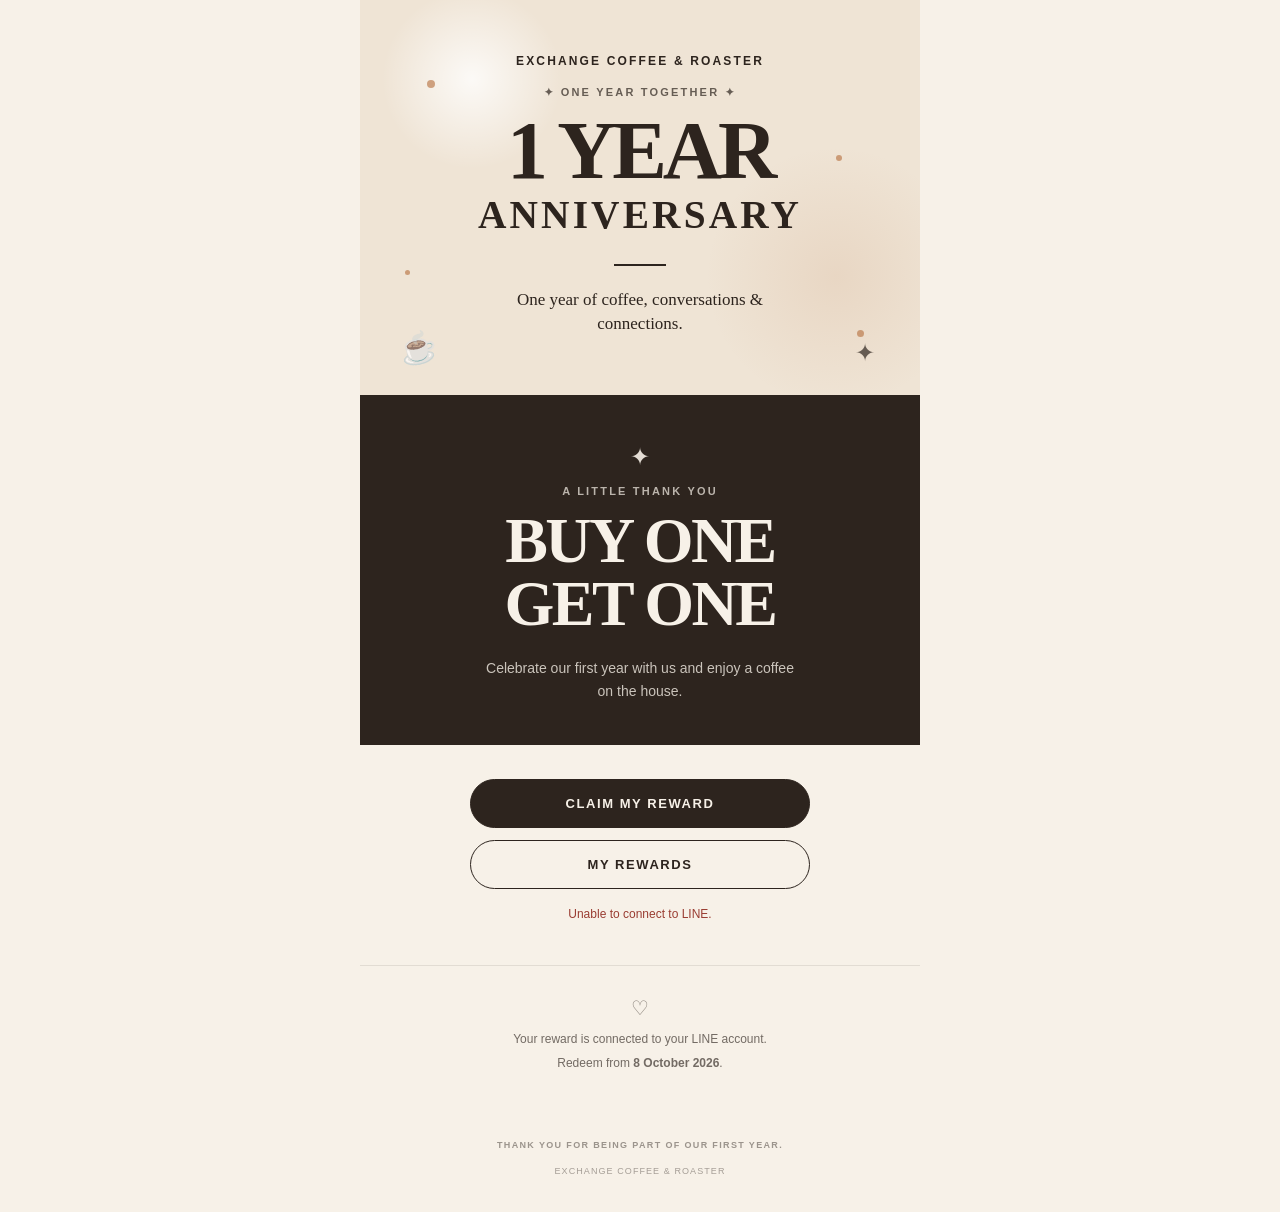
<file: anniversary/index.html>
<!DOCTYPE html>
<html lang="en">
<head>
    <meta charset="UTF-8">

    <meta
        name="viewport"
        content="width=device-width, initial-scale=1.0"
    >

    <title>Exchange Coffee — 1st Anniversary</title>

    <link
        rel="stylesheet"
        href="anniversary.css"
    >

    <script
        src="https://static.line-scdn.net/liff/edge/2/sdk.js"
    ></script>
</head>

<body>

<main class="anniversary-page">

    <!-- Decorative celebration elements -->
    <div class="confetti confetti-1"></div>
    <div class="confetti confetti-2"></div>
    <div class="confetti confetti-3"></div>
    <div class="confetti confetti-4"></div>

    <!-- HERO -->
    <section class="hero-section">

        <div class="coffee-decoration coffee-decoration-left">
            ☕
        </div>

        <div class="coffee-decoration coffee-decoration-right">
            ✦
        </div>

        <div class="hero-content">

            <p class="anniversary-label">
                EXCHANGE COFFEE &amp; ROASTER
            </p>

            <p class="little-celebration">
                ✦ ONE YEAR TOGETHER ✦
            </p>

            <h1>
                1 YEAR
                <span>ANNIVERSARY</span>
            </h1>

            <div class="hero-line"></div>

            <p class="hero-message">
                One year of coffee,
                conversations &amp; connections.
            </p>

        </div>

    </section>


    <!-- REWARD -->
    <section class="reward-section">

        <div class="reward-star">
            ✦
        </div>

        <p class="section-label">
            A LITTLE THANK YOU
        </p>

        <h2>
            BUY ONE
            <span>GET ONE</span>
        </h2>

        <p class="reward-description">
            Celebrate our first year with us
            and enjoy a coffee on the house.
        </p>

    </section>


    <!-- CLAIM -->
    <section class="claim-section">

        <button
            id="loginButton"
            class="claim-button"
            type="button"
        >
            CLAIM MY REWARD
        </button>

        <button
            id="historyButton"
            class="history-button"
            type="button"
        >
            MY REWARDS
        </button>

        <div
            id="statusMessage"
            class="status"
        >
            Loading...
        </div>

    </section>


    <!-- REWARD INFORMATION -->
    <section class="info-section">

        <div class="info-decoration">
            ♡
        </div>

        <p>
            Your reward is connected
            to your LINE account.
        </p>

        <p>
            Redeem from
            <strong>8 October 2026</strong>.
        </p>

    </section>


    <!-- FOOTER -->
    <footer class="anniversary-footer">

        <p>
            THANK YOU FOR BEING PART OF OUR FIRST YEAR.
        </p>

        <span>
            EXCHANGE COFFEE &amp; ROASTER
        </span>

    </footer>

</main>


<script>

const LIFF_ID =
    "2011803432-8wUZVBDB";

const CLAIM_FUNCTION_URL =
    "https://wbjwcavloaqlsuzyskug.supabase.co/functions/v1/claim-reward";


async function initializeLIFF() {

    const status =
        document.getElementById("statusMessage");

    const loginButton =
        document.getElementById("loginButton");

    const historyButton =
        document.getElementById("historyButton");


    try {

        status.textContent =
            "Connecting to LINE...";

        status.className =
            "status checking";


        await liff.init({
            liffId: LIFF_ID
        });


        console.log(
            "LIFF initialized"
        );


        if (!liff.isLoggedIn()) {

            status.textContent =
                "Connect with LINE to get your reward.";

            status.className =
                "status info";

            loginButton.textContent =
                "CLAIM WITH LINE";

            loginButton.onclick =
                loginWithLINE;

            historyButton.onclick =
                loginWithLINE;

            return;
        }


        status.textContent =
            "You're connected with LINE.";

        status.className =
            "status connected";


        loginButton.textContent =
            "CLAIM MY REWARD";

        loginButton.onclick =
            checkReward;


        historyButton.onclick =
            loadRewardHistory;


    } catch (error) {

        console.error(
            "LIFF initialization error:",
            error
        );

        status.textContent =
            "Unable to connect to LINE.";

        status.className =
            "status error";

    }

}


function loginWithLINE() {

    console.log(
        "Starting LINE login..."
    );

    liff.login({
        redirectUri:
            window.location.href
    });

}


async function checkReward() {

    const status =
        document.getElementById("statusMessage");

    const loginButton =
        document.getElementById("loginButton");


    try {

        loginButton.disabled =
            true;


        status.textContent =
            "Checking your reward...";

        status.className =
            "status checking";


        if (!liff.isLoggedIn()) {

            status.textContent =
                "Please log in with LINE.";

            status.className =
                "status error";

            loginButton.disabled =
                false;

            loginWithLINE();

            return;
        }


        const idToken =
            liff.getIDToken();


        if (!idToken) {

            status.textContent =
                "Refreshing your LINE login...";

            status.className =
                "status checking";

            liff.logout();

            liff.login({
                redirectUri:
                    window.location.href
            });

            return;
        }


        const response =
            await fetch(
                CLAIM_FUNCTION_URL,
                {
                    method: "POST",

                    headers: {
                        "Content-Type":
                            "application/json"
                    },

                    body: JSON.stringify({
                        id_token:
                            idToken
                    })
                }
            );


        const result =
            await response.json();


        console.log(
            "Claim response:",
            response.status,
            result
        );


        if (
            response.status === 401 &&
            result.error ===
                "Invalid LINE ID token"
        ) {

            status.textContent =
                "Refreshing your LINE login...";

            status.className =
                "status checking";

            liff.logout();

            liff.login({
                redirectUri:
                    window.location.href
            });

            return;
        }


        if (result.success) {

            if (result.existing) {

                status.textContent =
                    "Welcome back — your reward is ready.";

            } else {

                status.textContent =
                    "Your anniversary reward is ready!";

            }

            status.className =
                "status success";


            loginButton.textContent =
                "REWARD READY";

            loginButton.classList.add(
                "claimed-button"
            );

            loginButton.disabled =
                true;


            showReward(
                result.reward
            );

            return;
        }


        status.textContent =
            result.error ||
            "Unable to claim your reward.";

        status.className =
            "status error";


        loginButton.disabled =
            false;


    } catch (error) {

        console.error(
            "Reward claim error:",
            error
        );

        status.textContent =
            "Something went wrong. Please try again.";

        status.className =
            "status error";

        loginButton.disabled =
            false;

    }

}


async function loadRewardHistory() {

    const status =
        document.getElementById("statusMessage");

    const historyButton =
        document.getElementById("historyButton");


    try {

        historyButton.disabled =
            true;


        status.textContent =
            "Loading your reward...";

        status.className =
            "status checking";


        if (!liff.isLoggedIn()) {

            status.textContent =
                "Please log in with LINE.";

            status.className =
                "status error";

            historyButton.disabled =
                false;

            loginWithLINE();

            return;
        }


        const idToken =
            liff.getIDToken();


        if (!idToken) {

            status.textContent =
                "Refreshing your LINE login...";

            status.className =
                "status checking";

            liff.logout();

            liff.login({
                redirectUri:
                    window.location.href
            });

            return;
        }


        const response =
            await fetch(
                CLAIM_FUNCTION_URL,
                {
                    method: "POST",

                    headers: {
                        "Content-Type":
                            "application/json"
                    },

                    body: JSON.stringify({
                        id_token:
                            idToken
                    })
                }
            );


        const result =
            await response.json();


        console.log(
            "Reward history response:",
            response.status,
            result
        );


        if (
            response.status === 401 &&
            result.error ===
                "Invalid LINE ID token"
        ) {

            status.textContent =
                "Refreshing your LINE login...";

            status.className =
                "status checking";

            liff.logout();

            liff.login({
                redirectUri:
                    window.location.href
            });

            return;
        }


        if (
            result.success &&
            result.reward
        ) {

            status.textContent =
                result.existing
                    ? "Welcome back — your reward is ready."
                    : "Your anniversary reward is ready.";

            status.className =
                "status success";


            showReward(
                result.reward
            );

            return;
        }


        status.textContent =
            result.error ||
            "No reward found.";

        status.className =
            "status error";


    } catch (error) {

        console.error(
            "Reward history error:",
            error
        );

        status.textContent =
            "Unable to load your reward.";

        status.className =
            "status error";

    } finally {

        historyButton.disabled =
            false;

    }

}


function showReward(reward) {

    const existingReward =
        document.getElementById(
            "rewardResult"
        );


    if (existingReward) {

        existingReward.remove();

    }


    const rewardResult =
        document.createElement(
            "div"
        );


    rewardResult.id =
        "rewardResult";

    rewardResult.className =
        "reward-result";


    rewardResult.innerHTML = `

        <div class="reward-result-top">
            ✦ YOUR ANNIVERSARY REWARD ✦
        </div>

        <div class="reward-result-title">
            BUY ONE
            <span>GET ONE</span>
        </div>

        <div class="reward-result-date">
            Redeem from
            <strong>
                8 October 2026
            </strong>
        </div>

        <div class="reward-qr">
            <img
                id="rewardQR"
                alt="Reward QR Code"
            >
        </div>

        <div class="reward-code-label">
            YOUR REWARD CODE
        </div>

        <div class="reward-code">
            ${reward.reward_token}
        </div>

        <div class="reward-instruction">
            Show this QR code or reward code
            to our staff when you redeem
            your reward.
        </div>

    `;


    document
        .querySelector(".claim-section")
        .appendChild(
            rewardResult
        );


    const qrImage =
        document.getElementById(
            "rewardQR"
        );


    const staffRedeemUrl =
        "https://exchange-cafe.com/staff/redeem/?code=" +
        encodeURIComponent(reward.reward_token);

    qrImage.src =
        "https://api.qrserver.com/v1/create-qr-code/?size=240x240&data=" +
        encodeURIComponent(staffRedeemUrl);


    rewardResult.scrollIntoView({
        behavior: "smooth",
        block: "center"
    });

}


initializeLIFF();

</script>

</body>
</html>
</file>
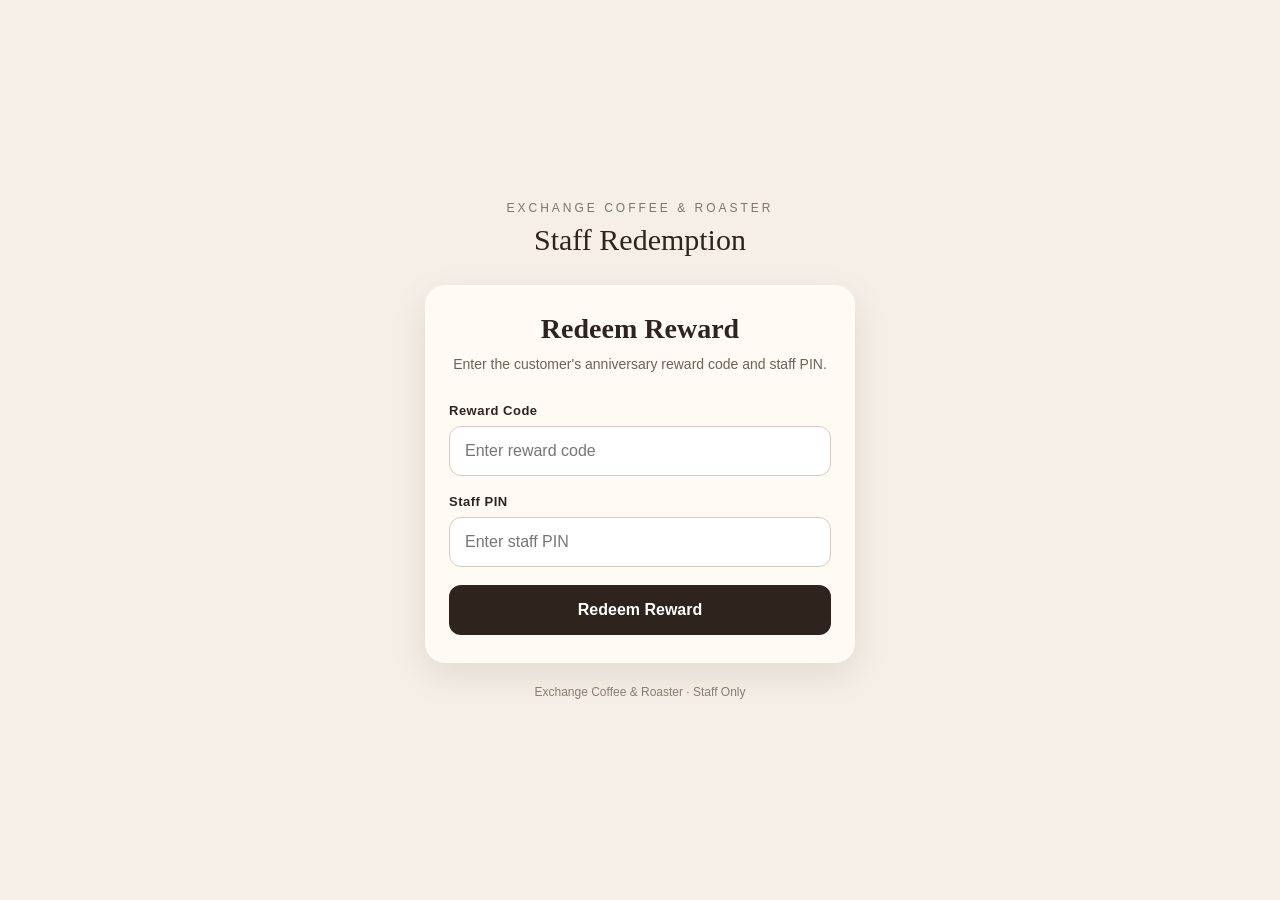
<file: staff/redeem/index.html>
<!DOCTYPE html>
<html lang="en">
<head>
    <meta charset="UTF-8">
    <meta name="viewport" content="width=device-width, initial-scale=1.0">

    <title>Exchange Coffee — Staff Redemption</title>

    <style>
        * {
            box-sizing: border-box;
        }

        body {
            margin: 0;
            min-height: 100vh;
            background: #f5efe7;
            color: #2f241d;
            font-family: -apple-system, BlinkMacSystemFont, "Segoe UI",
                sans-serif;
            display: flex;
            justify-content: center;
            align-items: center;
            padding: 24px;
        }

        .container {
            width: 100%;
            max-width: 430px;
        }

        .brand {
            text-align: center;
            margin-bottom: 28px;
        }

        .brand-small {
            font-size: 12px;
            letter-spacing: 3px;
            text-transform: uppercase;
            opacity: 0.6;
        }

        .brand-name {
            margin-top: 8px;
            font-family: Georgia, serif;
            font-size: 30px;
        }

        .card {
            background: #fffaf4;
            border-radius: 20px;
            padding: 28px 24px;
            box-shadow: 0 12px 35px rgba(60, 40, 20, 0.10);
        }

        h1 {
            margin: 0 0 8px;
            font-family: Georgia, serif;
            font-size: 28px;
            text-align: center;
        }

        .subtitle {
            margin: 0 0 28px;
            text-align: center;
            font-size: 14px;
            line-height: 1.6;
            color: #6e6258;
        }

        label {
            display: block;
            margin-bottom: 8px;
            font-size: 13px;
            font-weight: 600;
            letter-spacing: 0.5px;
        }

        input {
            width: 100%;
            border: 1px solid #d8cabc;
            background: white;
            border-radius: 12px;
            padding: 15px;
            font-size: 16px;
            outline: none;
            margin-bottom: 18px;
        }

        input:focus {
            border-color: #8c6b52;
        }

        button {
            width: 100%;
            border: none;
            border-radius: 12px;
            padding: 16px;
            background: #2f241d;
            color: white;
            font-size: 16px;
            font-weight: 600;
            cursor: pointer;
        }

        button:disabled {
            opacity: 0.6;
            cursor: not-allowed;
        }

        .status {
            margin-top: 20px;
            padding: 16px;
            border-radius: 12px;
            text-align: center;
            font-size: 15px;
            line-height: 1.5;
            display: none;
        }

        .success {
            display: block;
            background: #e9f4e9;
            color: #285c32;
        }

        .error {
            display: block;
            background: #f9e7e4;
            color: #8a3328;
        }

        .reward-result {
            margin-top: 20px;
            padding: 20px;
            border-radius: 14px;
            background: #f1e6d8;
            text-align: center;
            display: none;
        }

        .reward-result .title {
            font-size: 11px;
            letter-spacing: 2px;
            text-transform: uppercase;
            opacity: 0.6;
        }

        .reward-result .reward {
            margin-top: 8px;
            font-family: Georgia, serif;
            font-size: 26px;
            font-weight: bold;
        }

        .reward-result .code {
            margin-top: 14px;
            font-family: monospace;
            font-size: 18px;
            letter-spacing: 2px;
            word-break: break-all;
        }

        .footer {
            margin-top: 22px;
            text-align: center;
            font-size: 12px;
            color: #8a7d72;
        }
    </style>
</head>

<body>

<div class="container">

    <div class="brand">
        <div class="brand-small">
            Exchange Coffee & Roaster
        </div>

        <div class="brand-name">
            Staff Redemption
        </div>
    </div>

    <div class="card">

        <h1>Redeem Reward</h1>

        <p class="subtitle">
            Enter the customer's anniversary reward code
            and staff PIN.
        </p>

        <label for="rewardToken">
            Reward Code
        </label>

        <input
            id="rewardToken"
            type="text"
            placeholder="Enter reward code"
            autocomplete="off"
        >

        <label for="staffPin">
            Staff PIN
        </label>

        <input
            id="staffPin"
            type="password"
            placeholder="Enter staff PIN"
            inputmode="numeric"
            autocomplete="off"
        >

        <button id="redeemButton">
            Redeem Reward
        </button>

        <div id="status" class="status"></div>

        <div id="rewardResult" class="reward-result">

            <div class="title">
                Redeemed Successfully
            </div>

            <div class="reward" id="rewardType">
                BUY ONE GET ONE
            </div>

            <div class="code" id="confirmedCode"></div>

        </div>

    </div>

    <div class="footer">
        Exchange Coffee & Roaster · Staff Only
    </div>

</div>

<script>

const SUPABASE_FUNCTION_URL =
    "https://wbjwcavloaqlsuzyskug.supabase.co/functions/v1/redeem-reward";

const rewardTokenInput =
    document.getElementById("rewardToken");

const urlParams =
    new URLSearchParams(window.location.search);

const codeFromURL =
    urlParams.get("code");

if (codeFromURL) {
    rewardTokenInput.value =
        codeFromURL.trim().toUpperCase();
}

const staffPinInput =
    document.getElementById("staffPin");

const redeemButton =
    document.getElementById("redeemButton");

const statusBox =
    document.getElementById("status");

const rewardResult =
    document.getElementById("rewardResult");

const rewardType =
    document.getElementById("rewardType");

const confirmedCode =
    document.getElementById("confirmedCode");


function showStatus(message, type) {

    statusBox.textContent = message;

    statusBox.className =
        "status " + type;
}


function resetResult() {

    statusBox.className = "status";
    statusBox.textContent = "";

    rewardResult.style.display = "none";
}


redeemButton.addEventListener("click", async () => {

    resetResult();

    const rewardToken =
        rewardTokenInput.value.trim();

    const staffPin =
        staffPinInput.value.trim();


    if (!rewardToken) {

        showStatus(
            "Please enter the reward code.",
            "error"
        );

        return;
    }


    if (!staffPin) {

        showStatus(
            "Please enter the staff PIN.",
            "error"
        );

        return;
    }


    redeemButton.disabled = true;

    redeemButton.textContent =
        "Checking...";


    try {

        const response =
            await fetch(
                SUPABASE_FUNCTION_URL,
                {
                    method: "POST",

                    headers: {
                        "Content-Type":
                            "application/json"
                    },

                    body: JSON.stringify({
                        reward_token:
                            rewardToken,

                        staff_pin:
                            staffPin
                    })
                }
            );


        const result =
            await response.json();


        if (!response.ok) {

            showStatus(
                result.error ||
                "Redemption failed.",
                "error"
            );

            return;
        }


        showStatus(
            "Reward redeemed successfully.",
            "success"
        );


        rewardType.textContent =
            result.reward.reward_type
                .replaceAll("_", " ")
                .toUpperCase();


        confirmedCode.textContent =
            result.reward.reward_token;


        rewardResult.style.display =
            "block";


        rewardTokenInput.value = "";
        staffPinInput.value = "";

    } catch (error) {

        console.error(error);

        showStatus(
            "Could not connect to the redemption system.",
            "error"
        );

    } finally {

        redeemButton.disabled = false;

        redeemButton.textContent =
            "Redeem Reward";
    }

});

</script>

</body>
</html>
</file>
<file: anniversary/anniversary.css>
* {
    box-sizing: border-box;
}

html {
    scroll-behavior: smooth;
}

body {
    margin: 0;
    background: #f7f1e8;
    color: #2d241e;
    font-family:
        -apple-system,
        BlinkMacSystemFont,
        "Helvetica Neue",
        Arial,
        sans-serif;
}

.anniversary-page {
    position: relative;
    min-height: 100vh;
    max-width: 560px;
    margin: 0 auto;
    overflow: hidden;
    background: #f7f1e8;
}


/* ========================================
   DECORATIVE ELEMENTS
======================================== */

.confetti {
    position: absolute;
    z-index: 1;
    width: 8px;
    height: 8px;
    border-radius: 50%;
    background: #b87545;
    opacity: 0.65;
}

.confetti-1 {
    top: 80px;
    left: 12%;
}

.confetti-2 {
    top: 155px;
    right: 14%;
    width: 6px;
    height: 6px;
}

.confetti-3 {
    top: 270px;
    left: 8%;
    width: 5px;
    height: 5px;
}

.confetti-4 {
    top: 330px;
    right: 10%;
    width: 7px;
    height: 7px;
}

.coffee-decoration {
    position: absolute;
    z-index: 1;
    font-size: 30px;
    opacity: 0.7;
}

.coffee-decoration-left {
    left: 7%;
    bottom: 30px;
    transform: rotate(-12deg);
}

.coffee-decoration-right {
    right: 8%;
    bottom: 28px;
    font-size: 24px;
}


/* ========================================
   HERO
======================================== */

.hero-section {
    position: relative;
    min-height: 390px;
    padding: 54px 28px 58px;
    display: flex;
    align-items: center;
    justify-content: center;
    text-align: center;

    background:
        radial-gradient(
            circle at 20% 20%,
            rgba(255,255,255,0.8) 0,
            rgba(255,255,255,0) 90px
        ),
        radial-gradient(
            circle at 85% 70%,
            rgba(184,117,69,0.12) 0,
            rgba(184,117,69,0) 130px
        ),
        #efe4d5;
}

.hero-content {
    position: relative;
    z-index: 2;
    width: 100%;
}

.anniversary-label {
    margin: 0 0 18px;

    font-size: 12px;
    font-weight: 700;
    letter-spacing: 0.18em;
}

.little-celebration {
    margin: 0 0 18px;

    font-size: 11px;
    font-weight: 600;
    letter-spacing: 0.2em;

    opacity: 0.7;
}

.hero-section h1 {
    margin: 0;

    font-family:
        Georgia,
        "Times New Roman",
        serif;

    font-size: clamp(54px, 15vw, 82px);
    line-height: 0.82;
    letter-spacing: -0.05em;
    font-weight: 700;
}

.hero-section h1 span {
    display: block;

    margin-top: 12px;

    font-size: 0.48em;
    line-height: 1;

    letter-spacing: 0.08em;
}

.hero-line {
    width: 52px;
    height: 2px;

    margin: 28px auto 22px;

    background: #2d241e;
}

.hero-message {
    max-width: 280px;
    margin: 0 auto;

    font-family:
        Georgia,
        "Times New Roman",
        serif;

    font-size: 17px;
    line-height: 1.45;
}


/* ========================================
   REWARD
======================================== */

.reward-section {
    position: relative;

    padding: 48px 28px 42px;

    text-align: center;

    background: #2d241e;
    color: #f7f1e8;
}

.reward-star {
    margin-bottom: 14px;

    font-size: 24px;
    opacity: 0.9;
}

.section-label {
    margin: 0 0 16px;

    font-size: 11px;
    font-weight: 700;
    letter-spacing: 0.2em;

    opacity: 0.7;
}

.reward-section h2 {
    margin: 0;

    font-family:
        Georgia,
        "Times New Roman",
        serif;

    font-size: clamp(42px, 12vw, 64px);
    line-height: 0.88;
    letter-spacing: -0.04em;
}

.reward-section h2 span {
    display: block;
    margin-top: 7px;
}

.reward-description {
    max-width: 310px;

    margin: 24px auto 0;

    font-size: 14px;
    line-height: 1.65;

    opacity: 0.78;
}


/* ========================================
   CLAIM
======================================== */

.claim-section {
    padding: 34px 24px 38px;

    text-align: center;

    background: #f7f1e8;
}

.claim-button,
.history-button {
    display: block;

    width: 100%;
    max-width: 340px;

    margin: 0 auto;

    padding: 16px 22px;

    border-radius: 999px;

    font-family: inherit;
    font-size: 13px;
    font-weight: 700;
    letter-spacing: 0.12em;

    cursor: pointer;

    transition:
        transform 0.2s ease,
        opacity 0.2s ease,
        background 0.2s ease;
}

.claim-button {
    border: 1px solid #2d241e;

    background: #2d241e;
    color: #f7f1e8;
}

.claim-button:hover {
    transform: translateY(-2px);
}

.claim-button:disabled {
    opacity: 0.55;
    cursor: not-allowed;
}

.history-button {
    margin-top: 12px;

    border: 1px solid #2d241e;

    background: transparent;
    color: #2d241e;
}

.history-button:hover {
    background: #2d241e;
    color: #f7f1e8;
}

.history-button:disabled {
    opacity: 0.5;
    cursor: not-allowed;
}


/* ========================================
   STATUS
======================================== */

.status {
    min-height: 22px;

    margin: 16px auto 0;

    max-width: 340px;

    font-size: 12px;
    line-height: 1.5;
}

.status.checking {
    opacity: 0.6;
}

.status.connected {
    opacity: 0.7;
}

.status.info {
    opacity: 0.7;
}

.status.success {
    font-weight: 600;
}

.status.error {
    color: #9a3d32;
}


/* ========================================
   REWARD RESULT
======================================== */

.reward-result {
    margin: 28px auto 0;

    max-width: 360px;

    padding: 28px 20px 30px;

    border-radius: 22px;

    background: #efe4d5;

    box-shadow:
        0 12px 30px rgba(45,36,30,0.08);

    text-align: center;
}

.reward-result-top {
    margin-bottom: 12px;

    font-size: 10px;
    font-weight: 700;
    letter-spacing: 0.17em;

    opacity: 0.65;
}

.reward-result-title {
    font-family:
        Georgia,
        "Times New Roman",
        serif;

    font-size: 34px;
    line-height: 0.95;
    letter-spacing: -0.03em;
}

.reward-result-title span {
    display: block;
    margin-top: 5px;
}

.reward-result-date {
    margin-top: 18px;

    font-size: 12px;
    line-height: 1.5;

    opacity: 0.7;
}

.reward-qr {
    display: flex;
    align-items: center;
    justify-content: center;

    width: 220px;
    height: 220px;

    margin: 22px auto;

    padding: 10px;

    background: white;
    border-radius: 14px;
}

.reward-qr img {
    display: block;

    width: 200px;
    height: 200px;

    max-width: 100%;
}

.reward-code-label {
    margin-top: 8px;

    font-size: 10px;
    font-weight: 700;
    letter-spacing: 0.16em;

    opacity: 0.6;
}

.reward-code {
    margin-top: 8px;

    padding: 12px 10px;

    border: 1px dashed rgba(45,36,30,0.35);
    border-radius: 10px;

    font-family:
        "Courier New",
        monospace;

    font-size: 16px;
    font-weight: 700;
    letter-spacing: 0.08em;

    word-break: break-all;

    background: rgba(255,255,255,0.35);
}

.reward-instruction {
    max-width: 280px;

    margin: 16px auto 0;

    font-size: 11px;
    line-height: 1.6;

    opacity: 0.7;
}


/* ========================================
   INFO
======================================== */

.info-section {
    padding: 30px 28px 34px;

    text-align: center;

    border-top: 1px solid rgba(45,36,30,0.1);

    background: #f7f1e8;
}

.info-decoration {
    margin-bottom: 10px;

    font-size: 20px;
    opacity: 0.55;
}

.info-section p {
    margin: 5px 0;

    font-size: 12px;
    line-height: 1.6;

    opacity: 0.65;
}

.info-section strong {
    color: #2d241e;
}


/* ========================================
   FOOTER
======================================== */

.anniversary-footer {
    padding: 28px 20px 34px;

    text-align: center;

    background: #f7f1e8;
}

.anniversary-footer p {
    margin: 0 0 10px;

    font-size: 9px;
    font-weight: 700;
    letter-spacing: 0.15em;

    opacity: 0.45;
}

.anniversary-footer span {
    font-size: 9px;
    letter-spacing: 0.12em;

    opacity: 0.4;
}


/* ========================================
   MOBILE
======================================== */

@media (max-width: 480px) {

    .hero-section {
        min-height: 350px;
        padding: 48px 22px 50px;
    }

    .hero-section h1 {
        font-size: 58px;
    }

    .hero-message {
        font-size: 15px;
    }

    .reward-section {
        padding: 42px 22px 38px;
    }

    .reward-section h2 {
        font-size: 46px;
    }

    .claim-section {
        padding: 30px 20px 34px;
    }

    .reward-result {
        padding: 24px 16px 28px;
    }

    .reward-qr {
        width: 210px;
        height: 210px;
    }

    .reward-qr img {
        width: 190px;
        height: 190px;
    }

}
</file>
